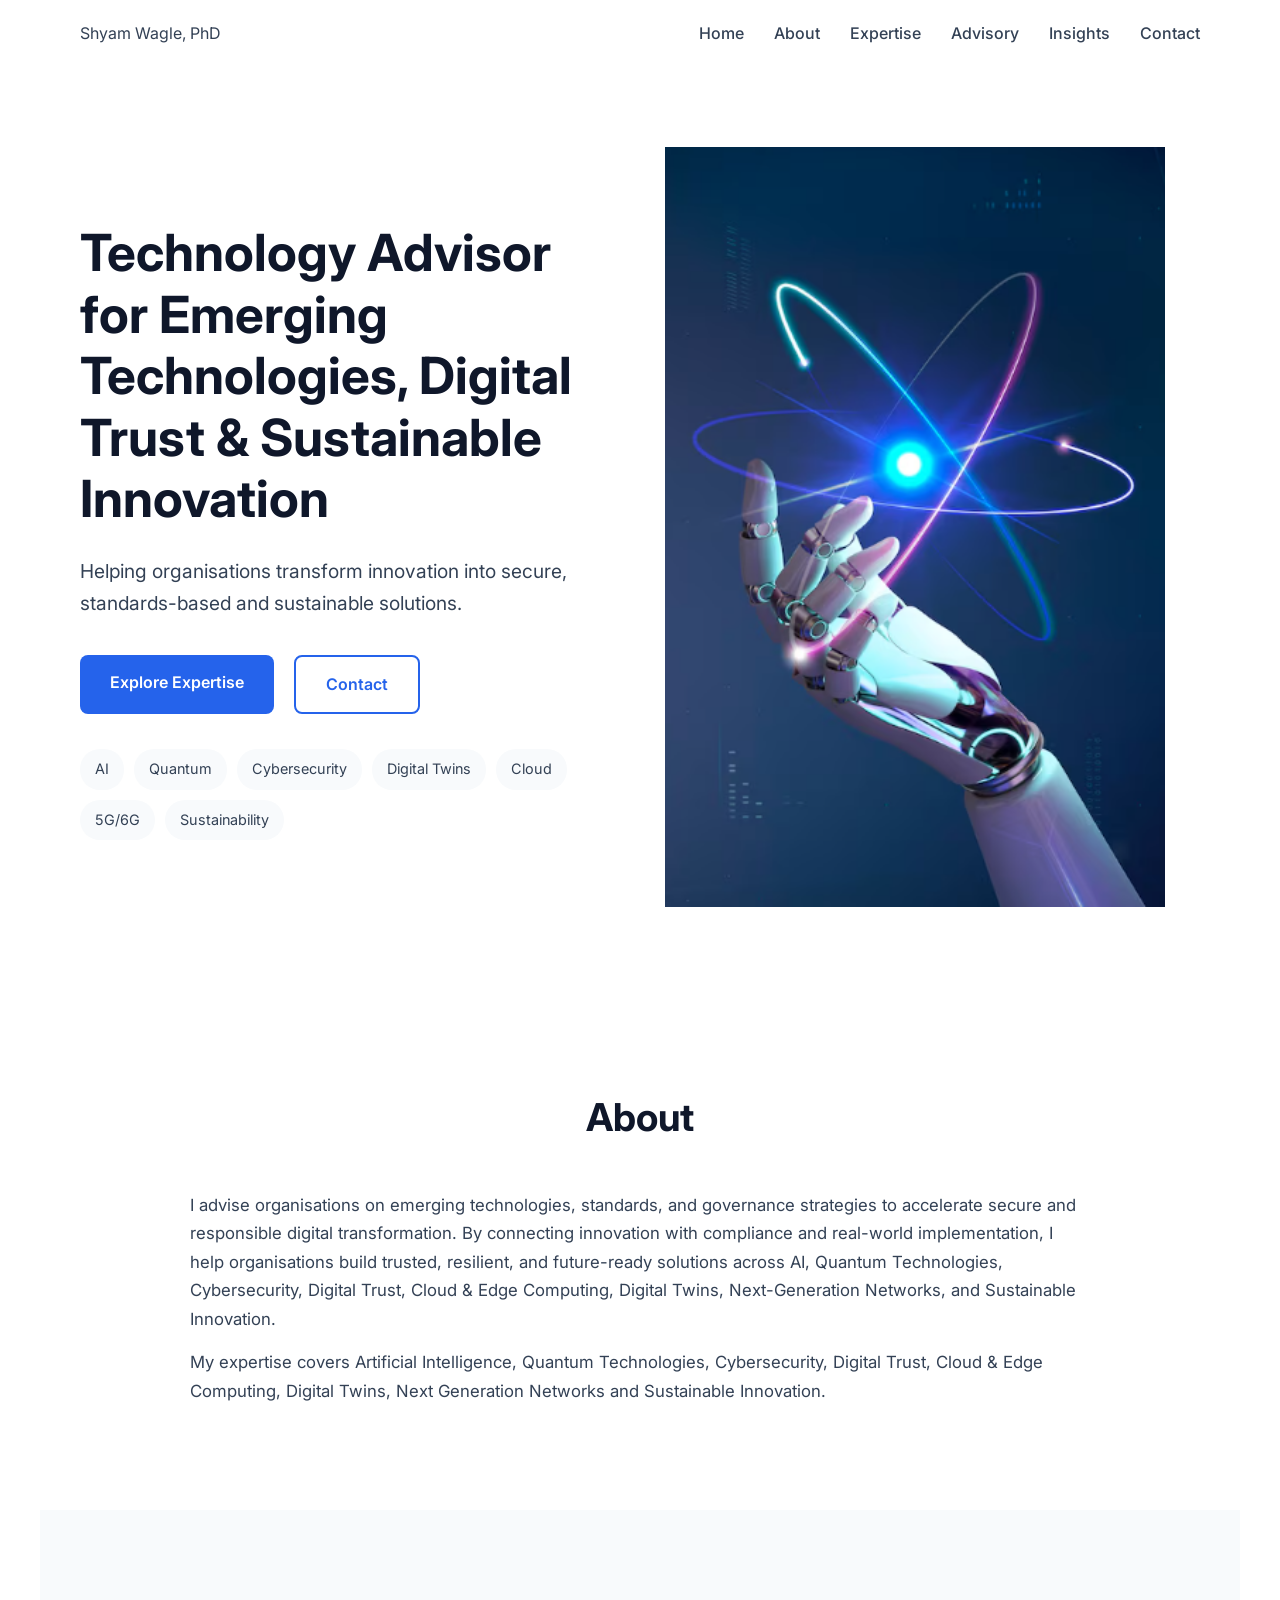
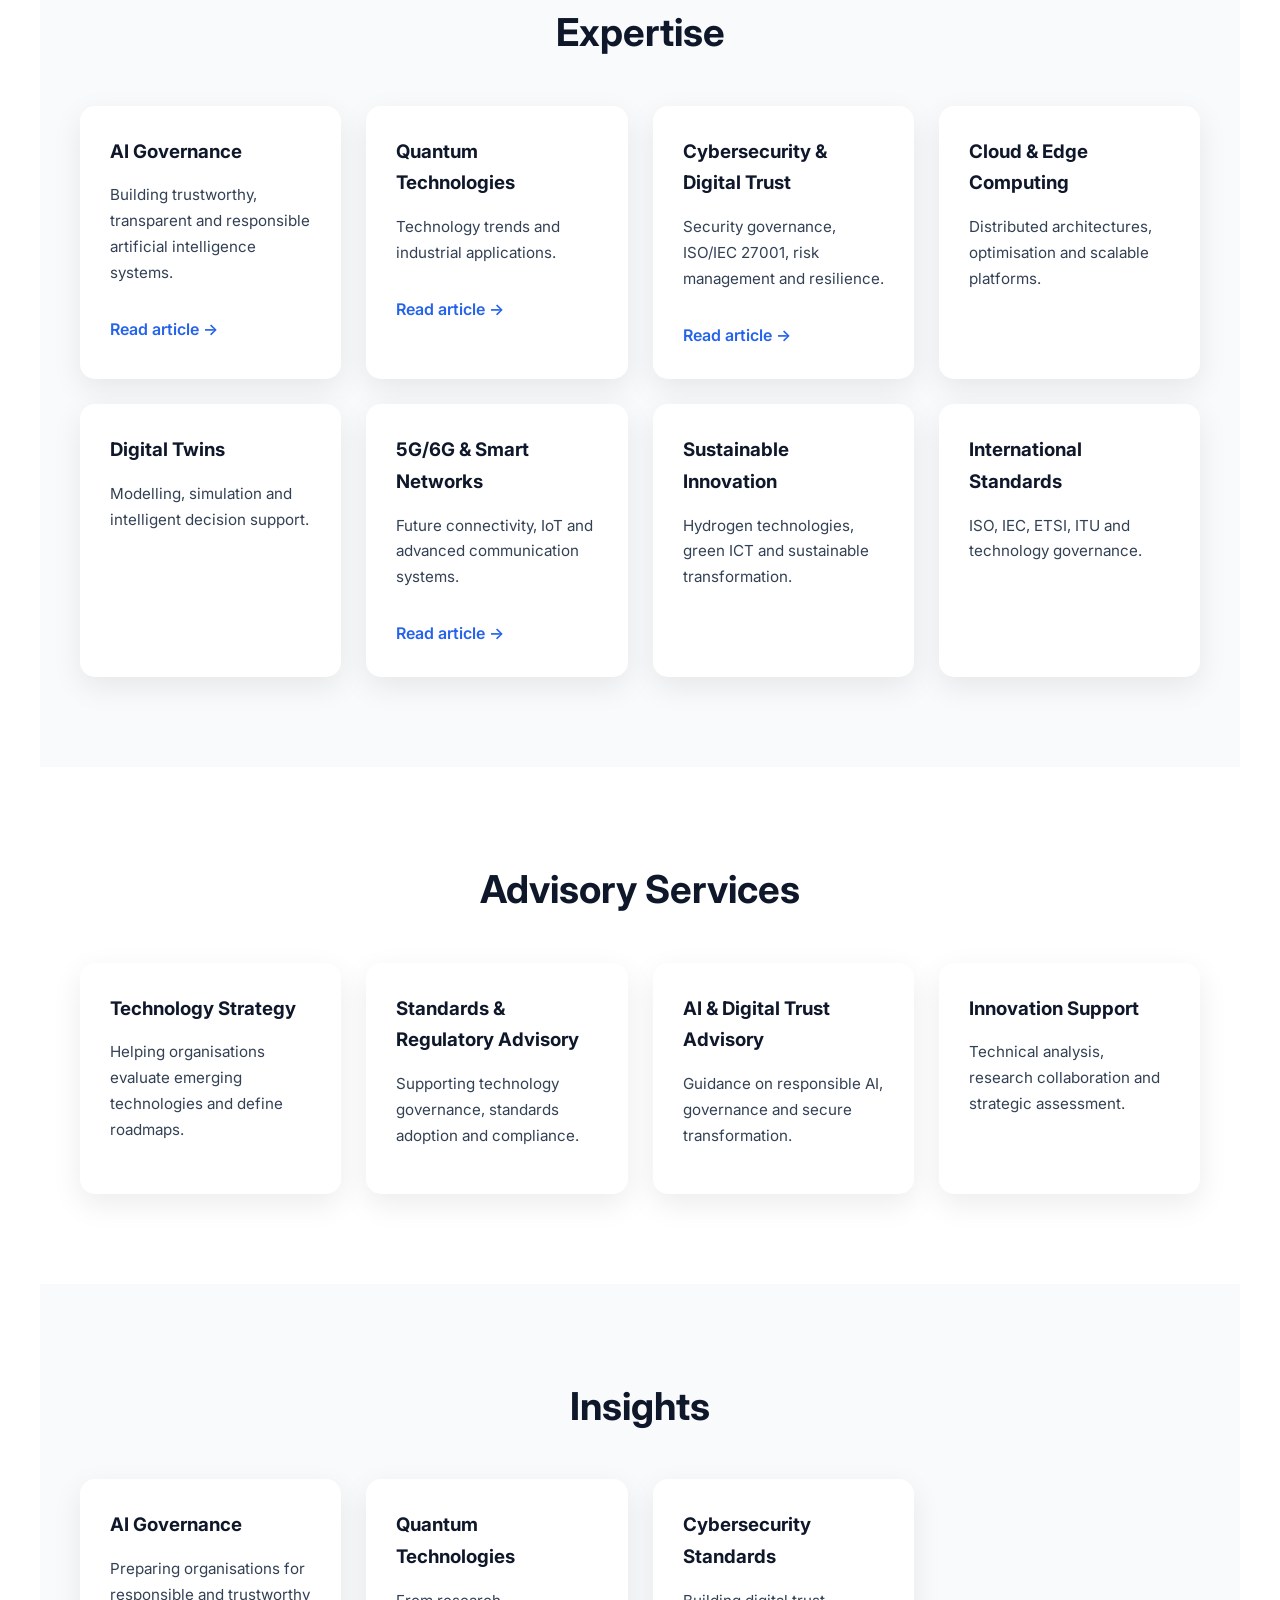
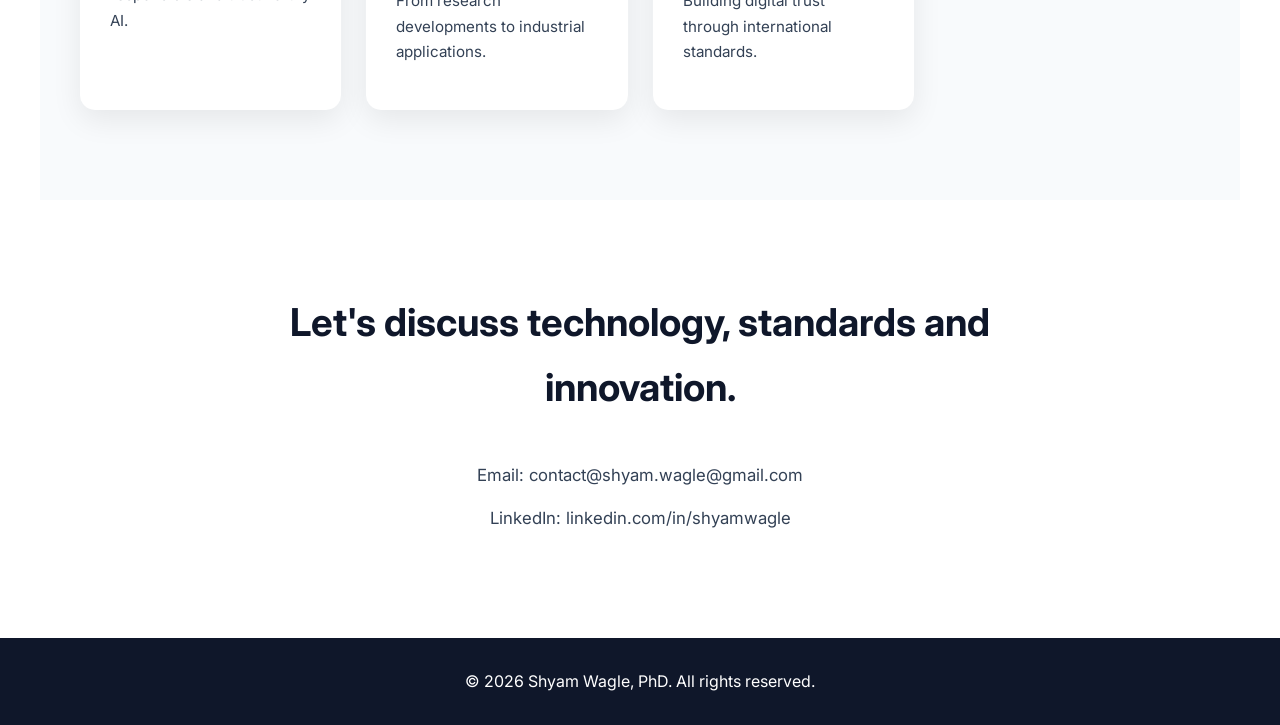
<file: index.html>
<!DOCTYPE html>

<html lang="en">

<head> <meta charset="UTF-8">

<meta name="viewport" content="width=device-width, initial-scale=1.0">

<title>
    Shyam Wagle, PhD | Technology Advisor for Emerging Technologies
</title>

<meta name="description"
    content="Shyam Wagle, PhD - Technology Advisor specialising in emerging technologies, digital trust, cybersecurity, AI governance, digital twins and sustainable innovation.">

<!-- Google Font -->
<link rel="preconnect" href="https://fonts.googleapis.com">
<link rel="preconnect" href="https://fonts.gstatic.com" crossorigin>

<link
    href="https://fonts.googleapis.com/css2?family=Inter:wght@300;400;500;600;700;800&display=swap"
    rel="stylesheet">


<!-- CSS -->
<link rel="stylesheet" href="css/style.css">

</head>

<body>

<!-- ========================= Navigation ========================= -->

<header>

<nav class="navbar">

<div class="logo"> Shyam Wagle, PhD </div>

<ul class="nav-links">

<li><a href="#home">Home</a></li>

<li><a href="#about">About</a></li>

<li><a href="#expertise">Expertise</a></li>

<li><a href="#services">Advisory</a></li>

<li><a href="#insights">Insights</a></li>

<li><a href="#contact">Contact</a></li>

</ul>

</nav>

</header>







<!-- ========================= Hero Section ========================= -->

<section id="home" class="hero">

<div class="hero-content">

<h1> Technology Advisor for Emerging Technologies, Digital Trust & Sustainable Innovation </h1>

<p> Helping organisations transform innovation into secure, standards-based and sustainable solutions. </p>

<div class="hero-buttons">

<a href="#expertise" class="btn primary"> Explore Expertise </a>

<a href="#contact" class="btn secondary"> Contact </a>

</div>




<div class="technology-tags">

<span>AI</span>
<span>Quantum</span>
<span>Cybersecurity</span>
<span>Digital Twins</span>
<span>Cloud</span>
<span>5G/6G</span>
<span>Sustainability</span>

</div>

</div>




<div class="hero-image">

<img src="images/hero-illustration.png" alt="Emerging technology illustration">

</div>

</section>







<!-- ========================= About ========================= -->

<section id="about" class="section">

<h2> About </h2>

<p>

I advise organisations on emerging technologies, standards, and governance strategies to accelerate secure and responsible digital transformation. By connecting innovation with compliance and real-world implementation, I help organisations build trusted, resilient, and future-ready solutions across AI, Quantum Technologies, Cybersecurity, Digital Trust, Cloud & Edge Computing, Digital Twins, Next-Generation Networks, and Sustainable Innovation.

</p>

<p>

My expertise covers Artificial Intelligence,
Quantum Technologies, Cybersecurity, Digital Trust,
Cloud & Edge Computing, Digital Twins,
Next Generation Networks and Sustainable Innovation.

</p>

</section>










<!-- ========================= Expertise ========================= -->

<section id="expertise" class="section">

<h2> Expertise </h2>

<div class="cards">

<div class="card">
    <h3>AI Governance</h3>

    <p>
        Building trustworthy, transparent and responsible
        artificial intelligence systems.
    </p>

    <a href="insights/ai-governance.html" class="read-more">
        Read article →
    </a>
</div>




<div class="card">

<h3> Quantum Technologies </h3>

<p> Technology trends and industrial applications. </p>

    <a href="insights/quantum-technologies.html" class="read-more">
        Read article →
    </a>

</div>




<div class="card">

<h3> Cybersecurity & Digital Trust </h3>

<p> Security governance, ISO/IEC 27001, risk management and resilience. </p>
  <a href="insights/cybersecurity-standards.html" class="read-more">
        Read article →
    </a>
    

</div>




<div class="card">

<h3> Cloud & Edge Computing </h3>

<p> Distributed architectures, optimisation and scalable platforms. </p>

</div>







<div class="card">

<h3> Digital Twins </h3>

<p> Modelling, simulation and intelligent decision support. </p>

</div>







<div class="card">

<h3> 5G/6G & Smart Networks </h3>

<p> Future connectivity, IoT and advanced communication systems. </p>

      <a href="insights/5G_6G-smartnetworks.html" class="read-more">
        Read article →
    </a>

</div>







<div class="card">

<h3> Sustainable Innovation </h3>

<p> Hydrogen technologies, green ICT and sustainable transformation. </p>

</div>







<div class="card">

<h3> International Standards </h3>

<p> ISO, IEC, ETSI, ITU and technology governance. </p>

</div>

</div>

</section>













<!-- ========================= Advisory Services ========================= -->

<section id="services" class="section">

<h2> Advisory Services </h2>




<div class="cards">

<div class="card">

<h3> Technology Strategy </h3>

<p> Helping organisations evaluate emerging technologies and define roadmaps. </p>

</div>




<div class="card">

<h3> Standards & Regulatory Advisory </h3>

<p> Supporting technology governance, standards adoption and compliance. </p>

</div>




<div class="card">

<h3> AI & Digital Trust Advisory </h3>

<p> Guidance on responsible AI, governance and secure transformation. </p>

</div>




<div class="card">

<h3> Innovation Support </h3>

<p> Technical analysis, research collaboration and strategic assessment. </p>

</div>

</div>

</section>










<!-- ========================= Insights ========================= -->

<section id="insights" class="section">

<h2> Insights </h2>

<div class="cards">

<div class="card">

<h3> AI Governance </h3>

<p> Preparing organisations for responsible and trustworthy AI. </p>

</div>




<div class="card">

<h3> Quantum Technologies </h3>

<p> From research developments to industrial applications. </p>

</div>




<div class="card">

<h3> Cybersecurity Standards </h3>

<p> Building digital trust through international standards. </p>

</div>




</div>

</section>













<!-- ========================= Contact ========================= -->

<section id="contact" class="section contact">

<h2> Let's discuss technology, standards and innovation. </h2>

<p> Email: contact@shyam.wagle@gmail.com </p>

<p> LinkedIn: linkedin.com/in/shyamwagle </p>

</section>










<footer>

<p> © 2026 Shyam Wagle, PhD. All rights reserved. </p>

</footer>







<script src="js/script.js"></script>

</body>

</html>
</file>
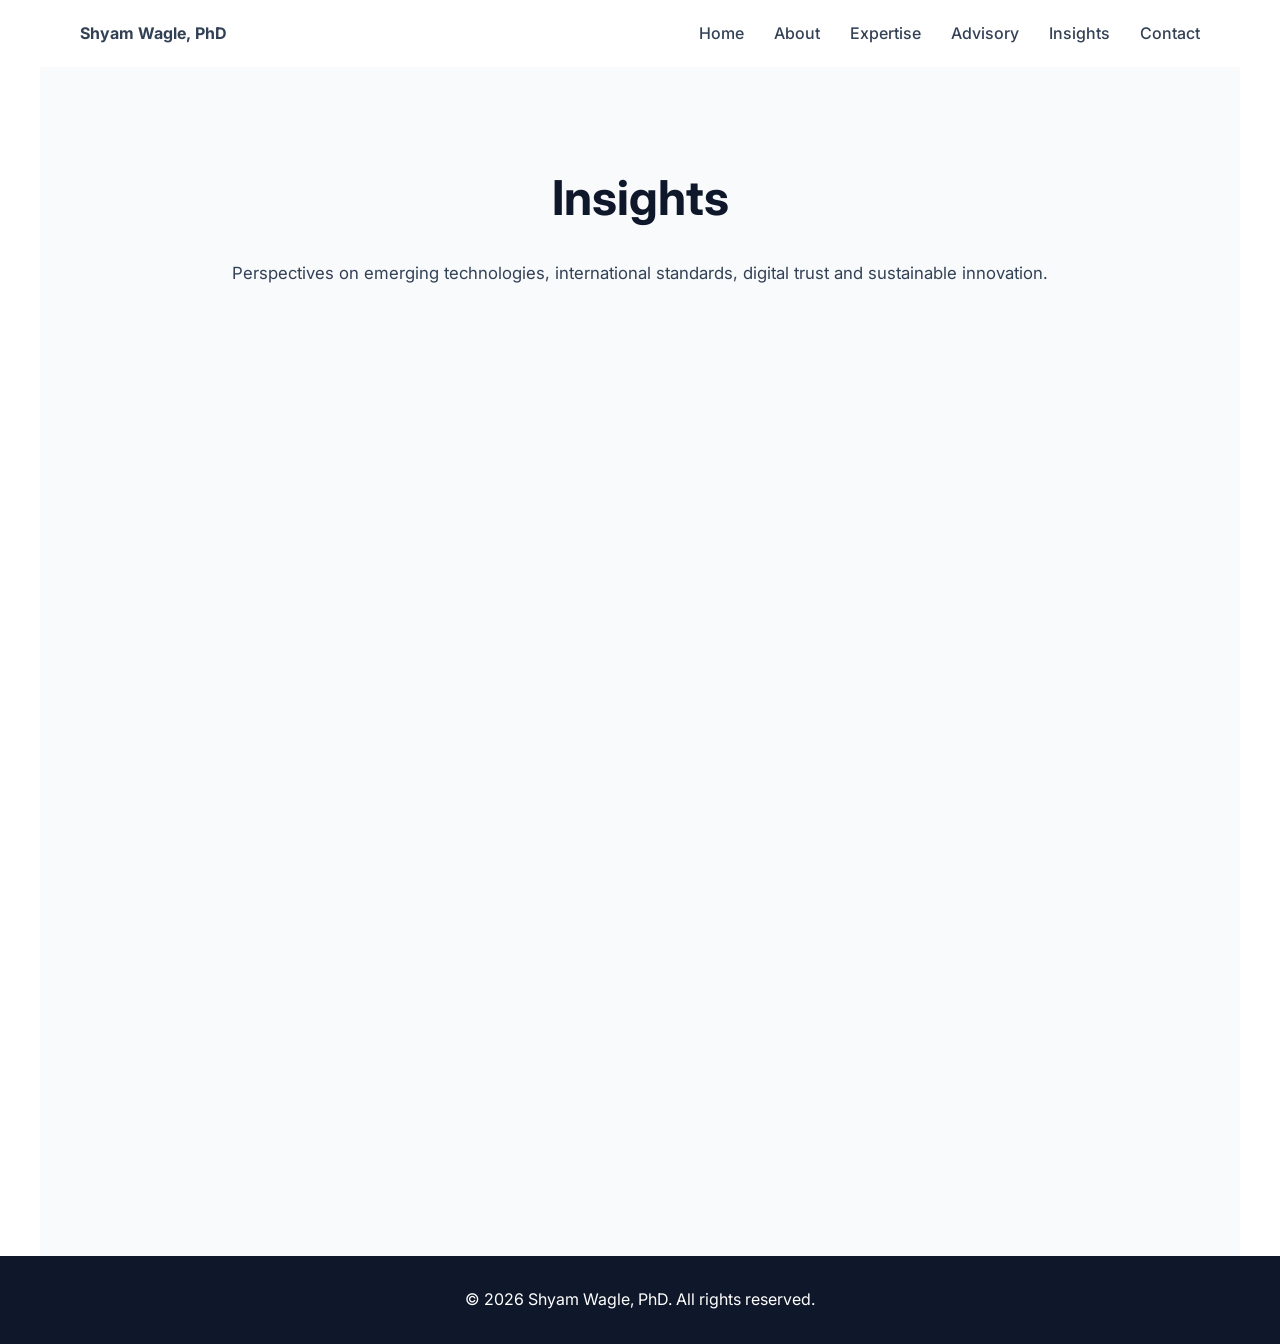
<file: insights/index.html>
<!DOCTYPE html>

<html lang="en">

<head>

<meta charset="UTF-8">

<meta name="viewport" content="width=device-width, initial-scale=1.0">

<title> Insights | Shyam Wagle, PhD </title>

<meta name="description" content="Insights on emerging technologies, artificial intelligence, cybersecurity, digital trust, standards and sustainable innovation.">

<link rel="stylesheet" href="../css/style.css">

<link rel="preconnect" href="https://fonts.googleapis.com">

<link rel="preconnect" href="https://fonts.gstatic.com" crossorigin>

<link href="https://fonts.googleapis.com/css2?family=Inter:wght@300;400;500;600;700;800&display=swap" rel="stylesheet">

</head>

<body>

<header>

<nav class="navbar">

<div class="logo"> <a href="../index.html"> Shyam Wagle, PhD </a> </div>




<ul class="nav-links">

<li><a href="../index.html">Home</a></li>

<li><a href="../index.html#about">About</a></li>

<li><a href="../index.html#expertise">Expertise</a></li>

<li><a href="../index.html#services">Advisory</a></li>

<li><a href="index.html">Insights</a></li>

<li><a href="../index.html#contact">Contact</a></li>

</ul>

</nav>

</header>







<section class="section">

<h1 class="page-title"> Insights </h1>

<p class="intro-text">

Perspectives on emerging technologies,
international standards, digital trust and
sustainable innovation.

</p>




<div class="cards">




<div class="card">

<h3> AI Governance </h3>

<p> Understanding responsible AI, governance frameworks and emerging standards. </p>

<a href="ai-governance.html"> Read article → </a>

</div>







<div class="card">

<h3> Quantum Technologies </h3>

<p> Exploring quantum computing, innovation trends and future opportunities. </p>

<a href="quantum-technologies.html"> Read article → </a>

</div>







<div class="card">

<h3> Cybersecurity & Digital Trust </h3>

<p> Building secure and trusted digital ecosystems. </p>

<a href="cybersecurity-standards.html"> Read article → </a>

</div>







<div class="card">

<h3> Digital Twins </h3>

<p> Connecting physical and digital worlds through intelligent models. </p>

<a href="digital-twins.html"> Read article → </a>

</div>







<div class="card">

<h3> Hydrogen Technologies </h3>

<p> Standards and innovation supporting clean energy transition. </p>

<a href="hydrogen-technologies.html"> Read article → </a>

</div>







<div class="card">

<h3> Sustainability </h3>

<p> Technology approaches supporting sustainable transformation. </p>

<a href="sustainability.html"> Read article → </a>

</div>







<div class="card">

<h3> Standards & Compliance </h3>

<p> How international standards and regulations enable trusted innovation. </p>

<a href="standards-compliance.html"> Read article → </a>

</div>

  <div class="card">

<h3> 5G/6G and Smart Networks </h3>

<p> How 5G/6G Technologies Will Transform Society? </p>

<a href="5G_6G-smartnetworks.html"> Read article → </a>

</div>






<div class="card">

<h3> Technology Strategy </h3>

<p> Aligning emerging technologies with organisational objectives. </p>

<a href="technology-strategy.html"> Read article → </a>

</div>




</div>

</section>







<footer>

<p> © 2026 Shyam Wagle, PhD. All rights reserved. </p>

</footer>




</body>

</html>
</file>
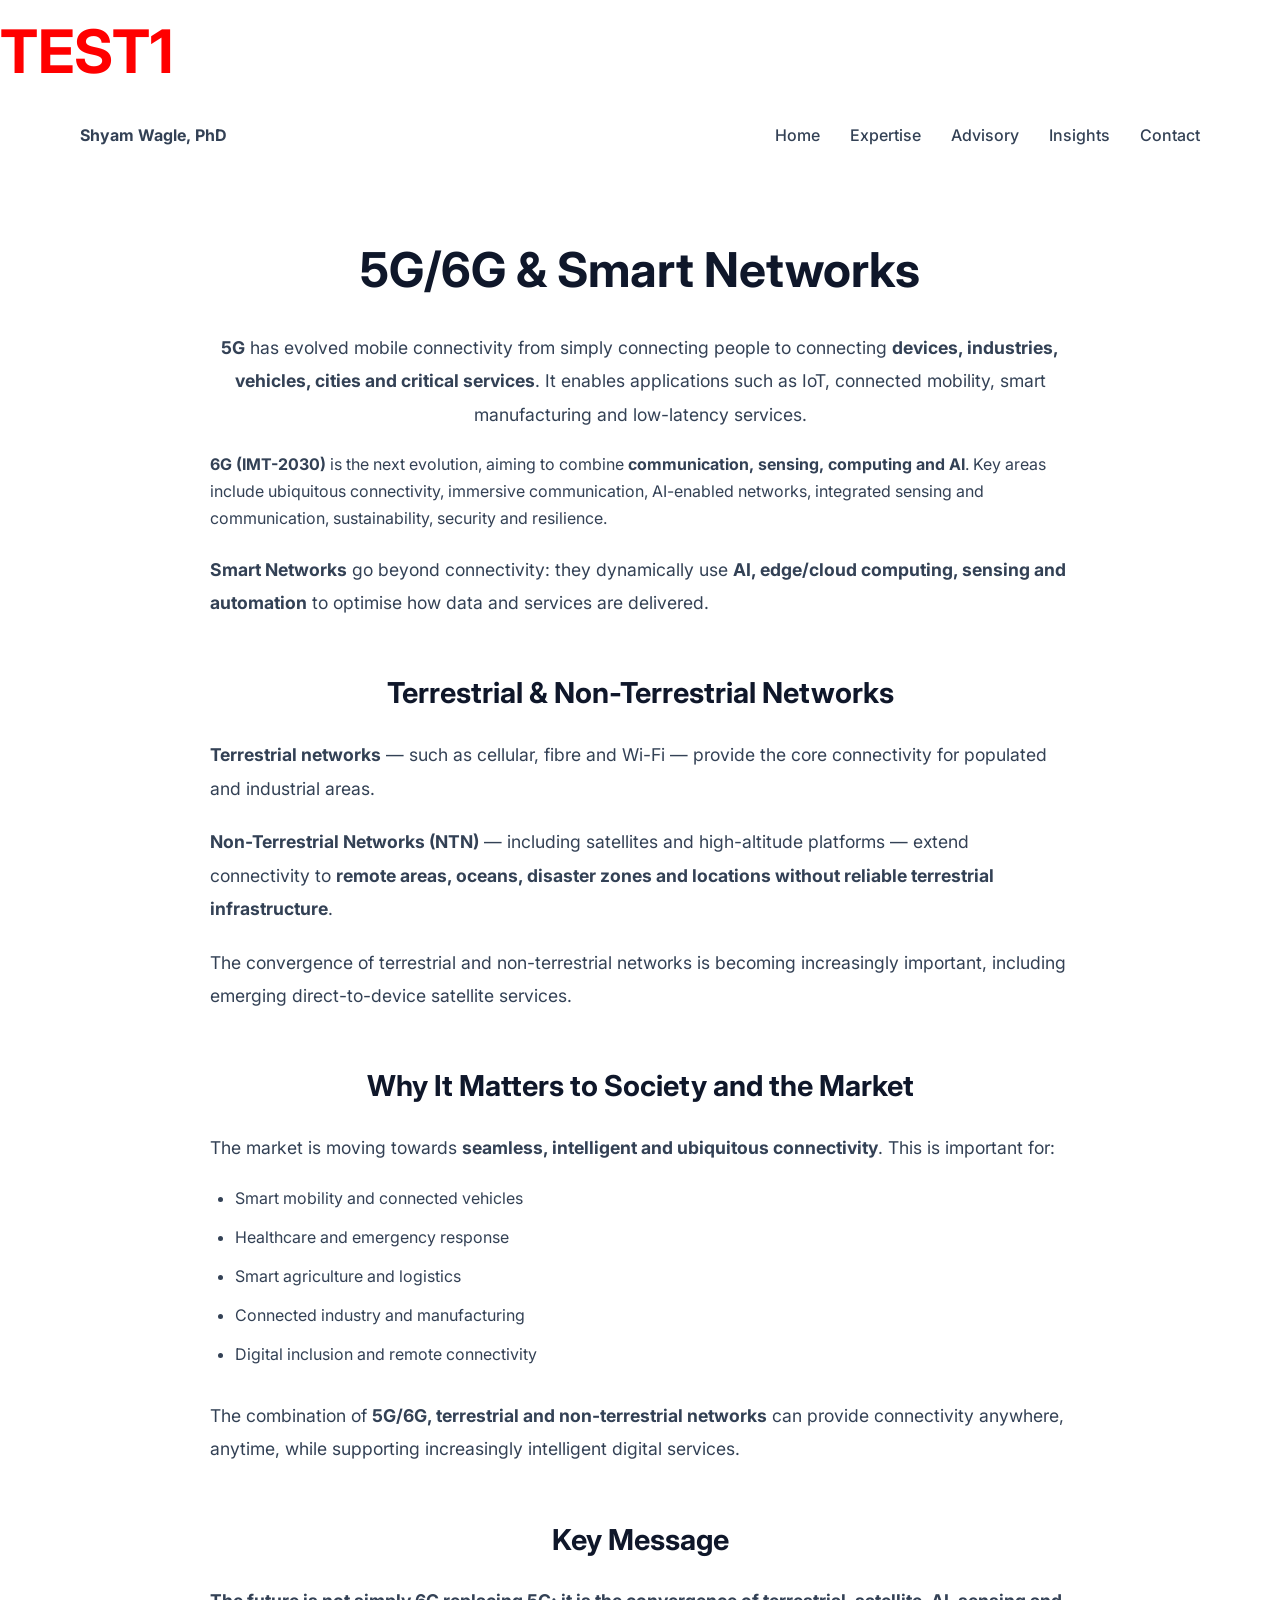
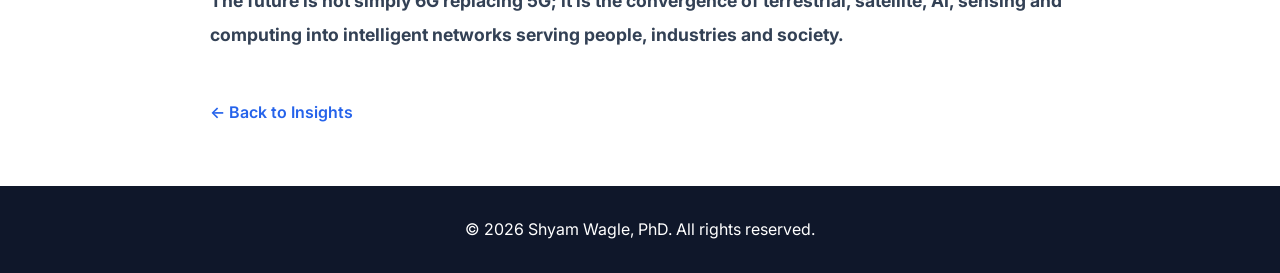
<file: insights/5G_6G-smartnetworks.html>
<!DOCTYPE html>

<html lang="en">

<head>

<meta charset="UTF-8">

<meta name="viewport" content="width=device-width, initial-scale=1.0">

<title> 5G/6G &amp; Smart Networks | Shyam Wagle, PhD </title>

<meta name="description" content="Insights on AI Governance, trustworthy artificial intelligence, standards, compliance and responsible AI adoption.">

<link rel="stylesheet" href="../css/style.css">

<link rel="preconnect" href="https://fonts.googleapis.com">

<link rel="preconnect" href="https://fonts.gstatic.com" crossorigin>

<link href="https://fonts.googleapis.com/css2?family=Inter:wght@300;400;500;600;700;800&display=swap" rel="stylesheet">

</head>

<h1 style="color:red; font-size:60px;">
TEST1
</h1>


<body>

<header>

<nav class="navbar">

<div class="logo">

<a href="../index.html"> Shyam Wagle, PhD </a>

</div>

<ul class="nav-links">

<li><a href="../index.html">Home</a></li>

<li><a href="../index.html#expertise">Expertise</a></li>

<li><a href="../index.html#services">Advisory</a></li>

<li><a href="index.html">Insights</a></li>

<li><a href="../index.html#contact">Contact</a></li>

</ul>

</nav>

</header>







<section class="section article">

<h1 class="page-title"> 5G/6G &amp; Smart Networks </h1>

<p class="intro-text">

<strong>5G</strong> has evolved mobile connectivity from simply connecting
    people to connecting <strong>devices, industries, vehicles, cities and
    critical services</strong>. It enables applications such as IoT,
    connected mobility, smart manufacturing and low-latency services.

</p>



 <strong>6G (IMT-2030)</strong> is the next evolution, aiming to combine
    <strong>communication, sensing, computing and AI</strong>. Key areas
    include ubiquitous connectivity, immersive communication, AI-enabled
    networks, integrated sensing and communication, sustainability,
    security and resilience.
</p>

<p>
    <strong>Smart Networks</strong> go beyond connectivity: they dynamically
    use <strong>AI, edge/cloud computing, sensing and automation</strong>
    to optimise how data and services are delivered.
</p>


<h2>Terrestrial &amp; Non-Terrestrial Networks</h2>

<p>
    <strong>Terrestrial networks</strong> — such as cellular, fibre and
    Wi-Fi — provide the core connectivity for populated and industrial areas.
</p>

<p>
    <strong>Non-Terrestrial Networks (NTN)</strong> — including satellites
    and high-altitude platforms — extend connectivity to
    <strong>remote areas, oceans, disaster zones and locations without
    reliable terrestrial infrastructure</strong>.
</p>

<p>
    The convergence of terrestrial and non-terrestrial networks is becoming
    increasingly important, including emerging direct-to-device satellite
    services.
</p>


<h2>Why It Matters to Society and the Market</h2>

<p>
    The market is moving towards <strong>seamless, intelligent and ubiquitous
    connectivity</strong>. This is important for:
</p>

<ul>
    <li>Smart mobility and connected vehicles</li>
    <li>Healthcare and emergency response</li>
    <li>Smart agriculture and logistics</li>
    <li>Connected industry and manufacturing</li>
    <li>Digital inclusion and remote connectivity</li>
</ul>

<p>
    The combination of <strong>5G/6G, terrestrial and non-terrestrial
    networks</strong> can provide connectivity anywhere, anytime, while
    supporting increasingly intelligent digital services.
</p>


<h2>Key Message</h2>

<p>
    <strong>
        The future is not simply 6G replacing 5G; it is the convergence of
        terrestrial, satellite, AI, sensing and computing into intelligent
        networks serving people, industries and society.
    </strong>
</p>




<br>

<a href="index.html"> ← Back to Insights </a>

</section>







<footer>

<p> © 2026 Shyam Wagle, PhD. All rights reserved. </p>

</footer>




</body>

</html>
</file>
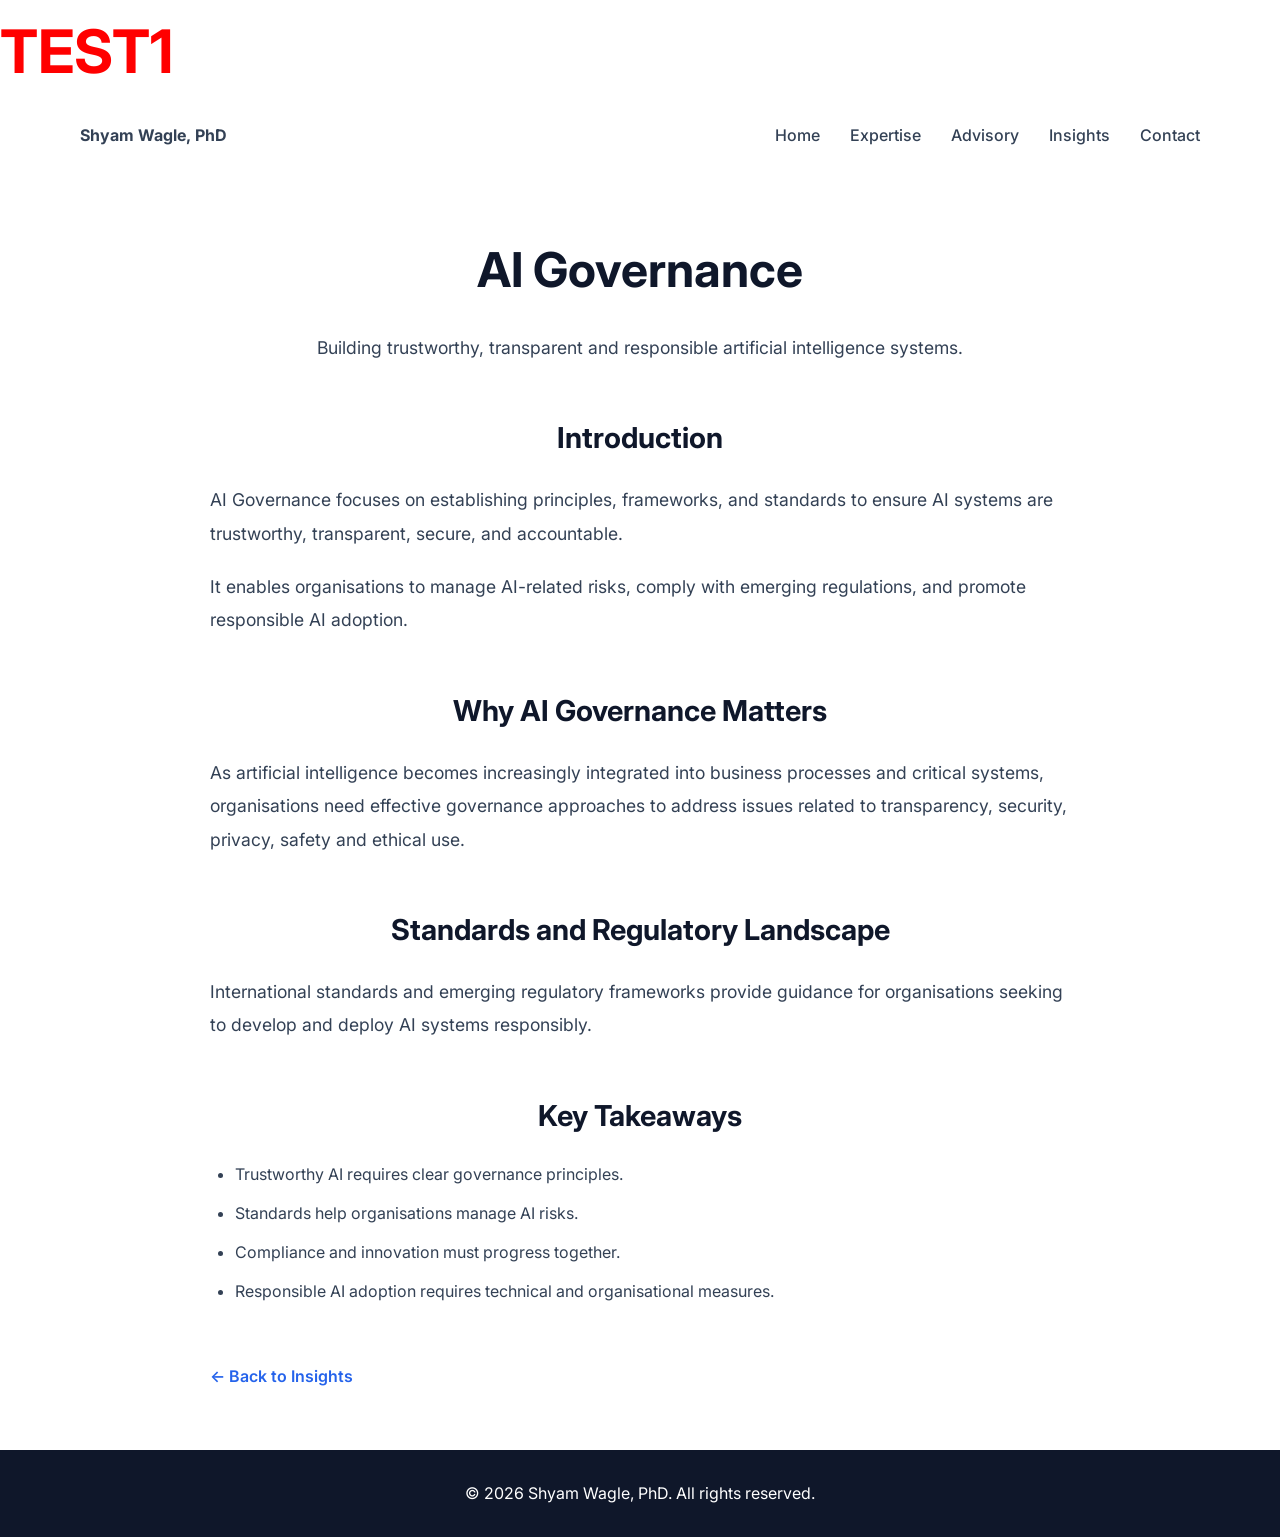
<file: insights/ai-governance.html>
<!DOCTYPE html>

<html lang="en">

<head>

<meta charset="UTF-8">

<meta name="viewport" content="width=device-width, initial-scale=1.0">

<title> AI Governance | Shyam Wagle, PhD </title>

<meta name="description" content="Insights on AI Governance, trustworthy artificial intelligence, standards, compliance and responsible AI adoption.">

<link rel="stylesheet" href="../css/style.css">

<link rel="preconnect" href="https://fonts.googleapis.com">

<link rel="preconnect" href="https://fonts.gstatic.com" crossorigin>

<link href="https://fonts.googleapis.com/css2?family=Inter:wght@300;400;500;600;700;800&display=swap" rel="stylesheet">

</head>

<h1 style="color:red; font-size:60px;">
TEST1
</h1>


<body>

<header>

<nav class="navbar">

<div class="logo">

<a href="../index.html"> Shyam Wagle, PhD </a>

</div>

<ul class="nav-links">

<li><a href="../index.html">Home</a></li>

<li><a href="../index.html#expertise">Expertise</a></li>

<li><a href="../index.html#services">Advisory</a></li>

<li><a href="index.html">Insights</a></li>

<li><a href="../index.html#contact">Contact</a></li>

</ul>

</nav>

</header>







<section class="section article">

<h1 class="page-title"> AI Governance </h1>

<p class="intro-text">

Building trustworthy, transparent and responsible
artificial intelligence systems.

</p>




<h2> Introduction </h2>

<p>

AI Governance focuses on establishing principles,
frameworks, and standards to ensure AI systems are
trustworthy, transparent, secure, and accountable.

</p>

<p>

It enables organisations to manage AI-related risks,
comply with emerging regulations, and promote
responsible AI adoption.

</p>







<h2> Why AI Governance Matters </h2>

<p>

As artificial intelligence becomes increasingly integrated
into business processes and critical systems, organisations
need effective governance approaches to address issues
related to transparency, security, privacy, safety and
ethical use.

</p>




<h2> Standards and Regulatory Landscape </h2>

<p>

International standards and emerging regulatory
frameworks provide guidance for organisations seeking
to develop and deploy AI systems responsibly.

</p>




<h2> Key Takeaways </h2>

<ul>

<li> Trustworthy AI requires clear governance principles. </li>

<li> Standards help organisations manage AI risks. </li>

<li> Compliance and innovation must progress together. </li>

<li> Responsible AI adoption requires technical and organisational measures. </li>

</ul>




<br>

<a href="index.html"> ← Back to Insights </a>

</section>







<footer>

<p> © 2026 Shyam Wagle, PhD. All rights reserved. </p>

</footer>




</body>

</html>
</file>
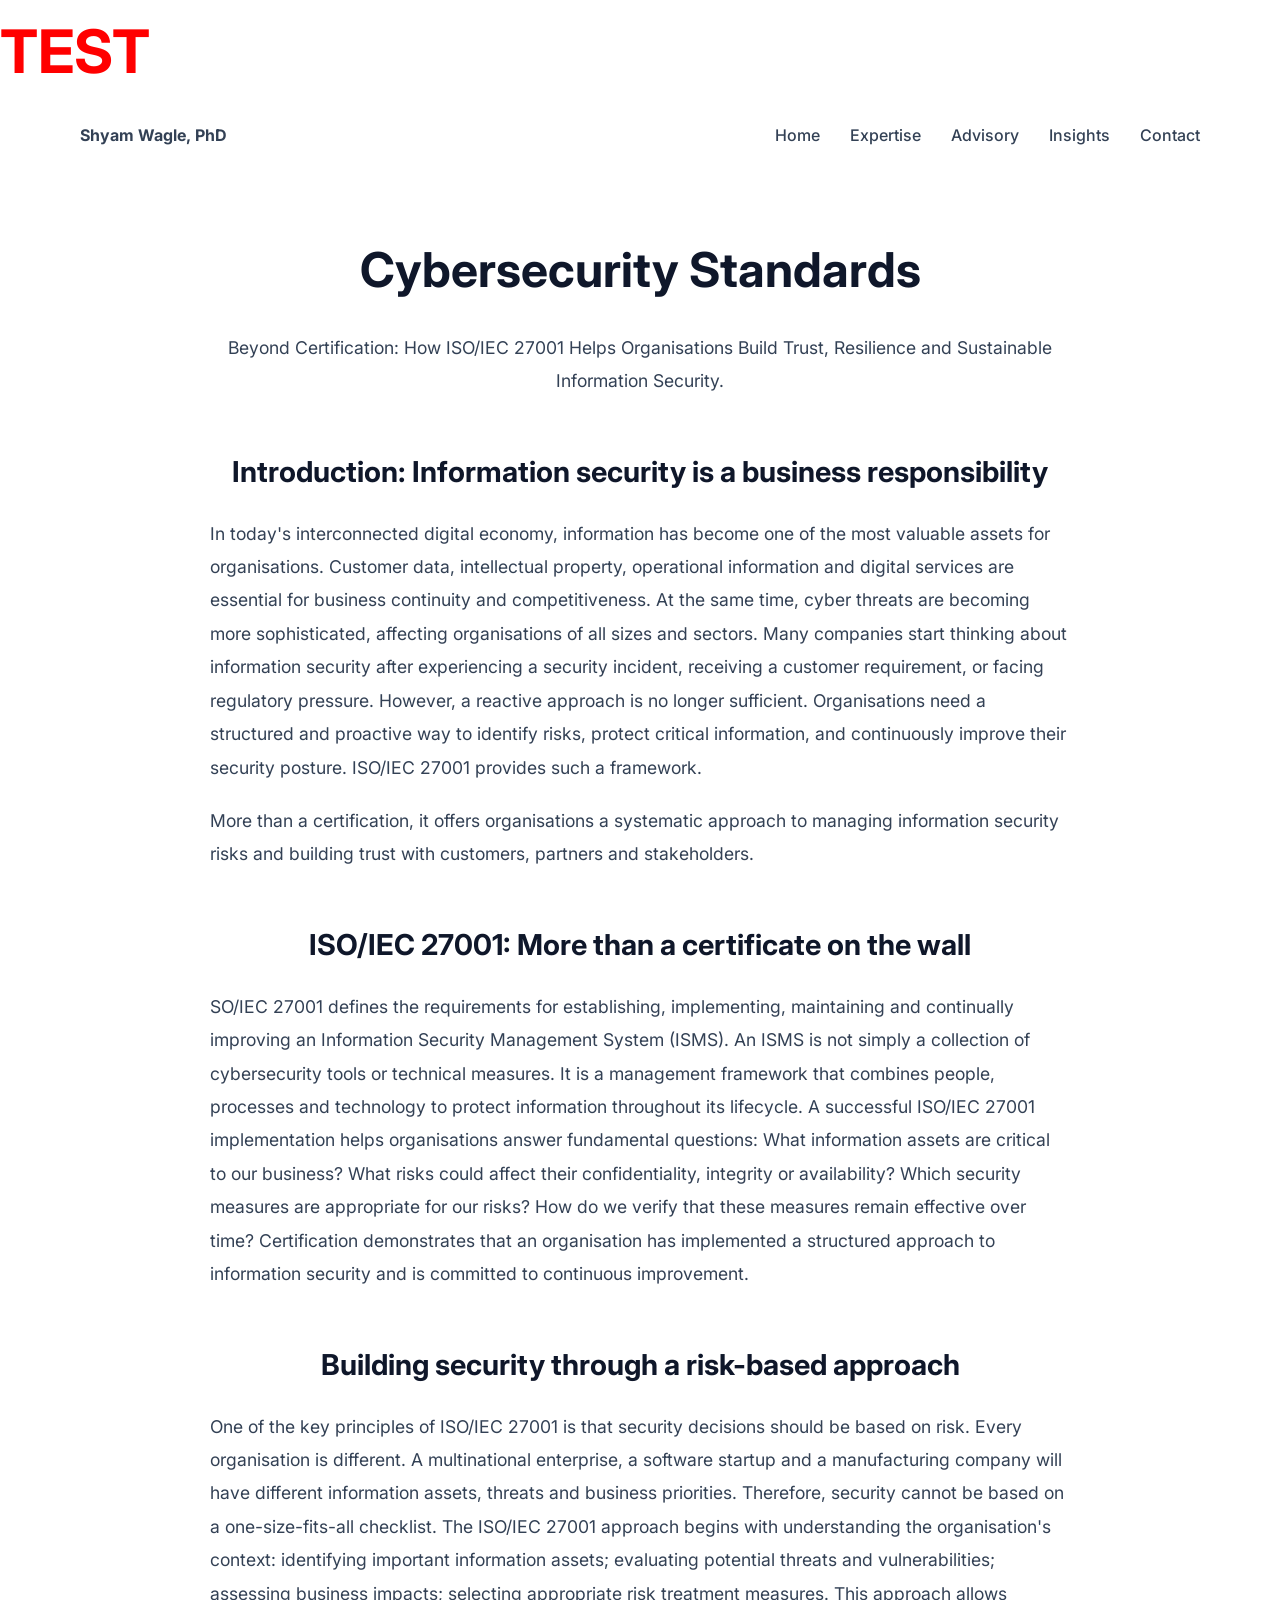
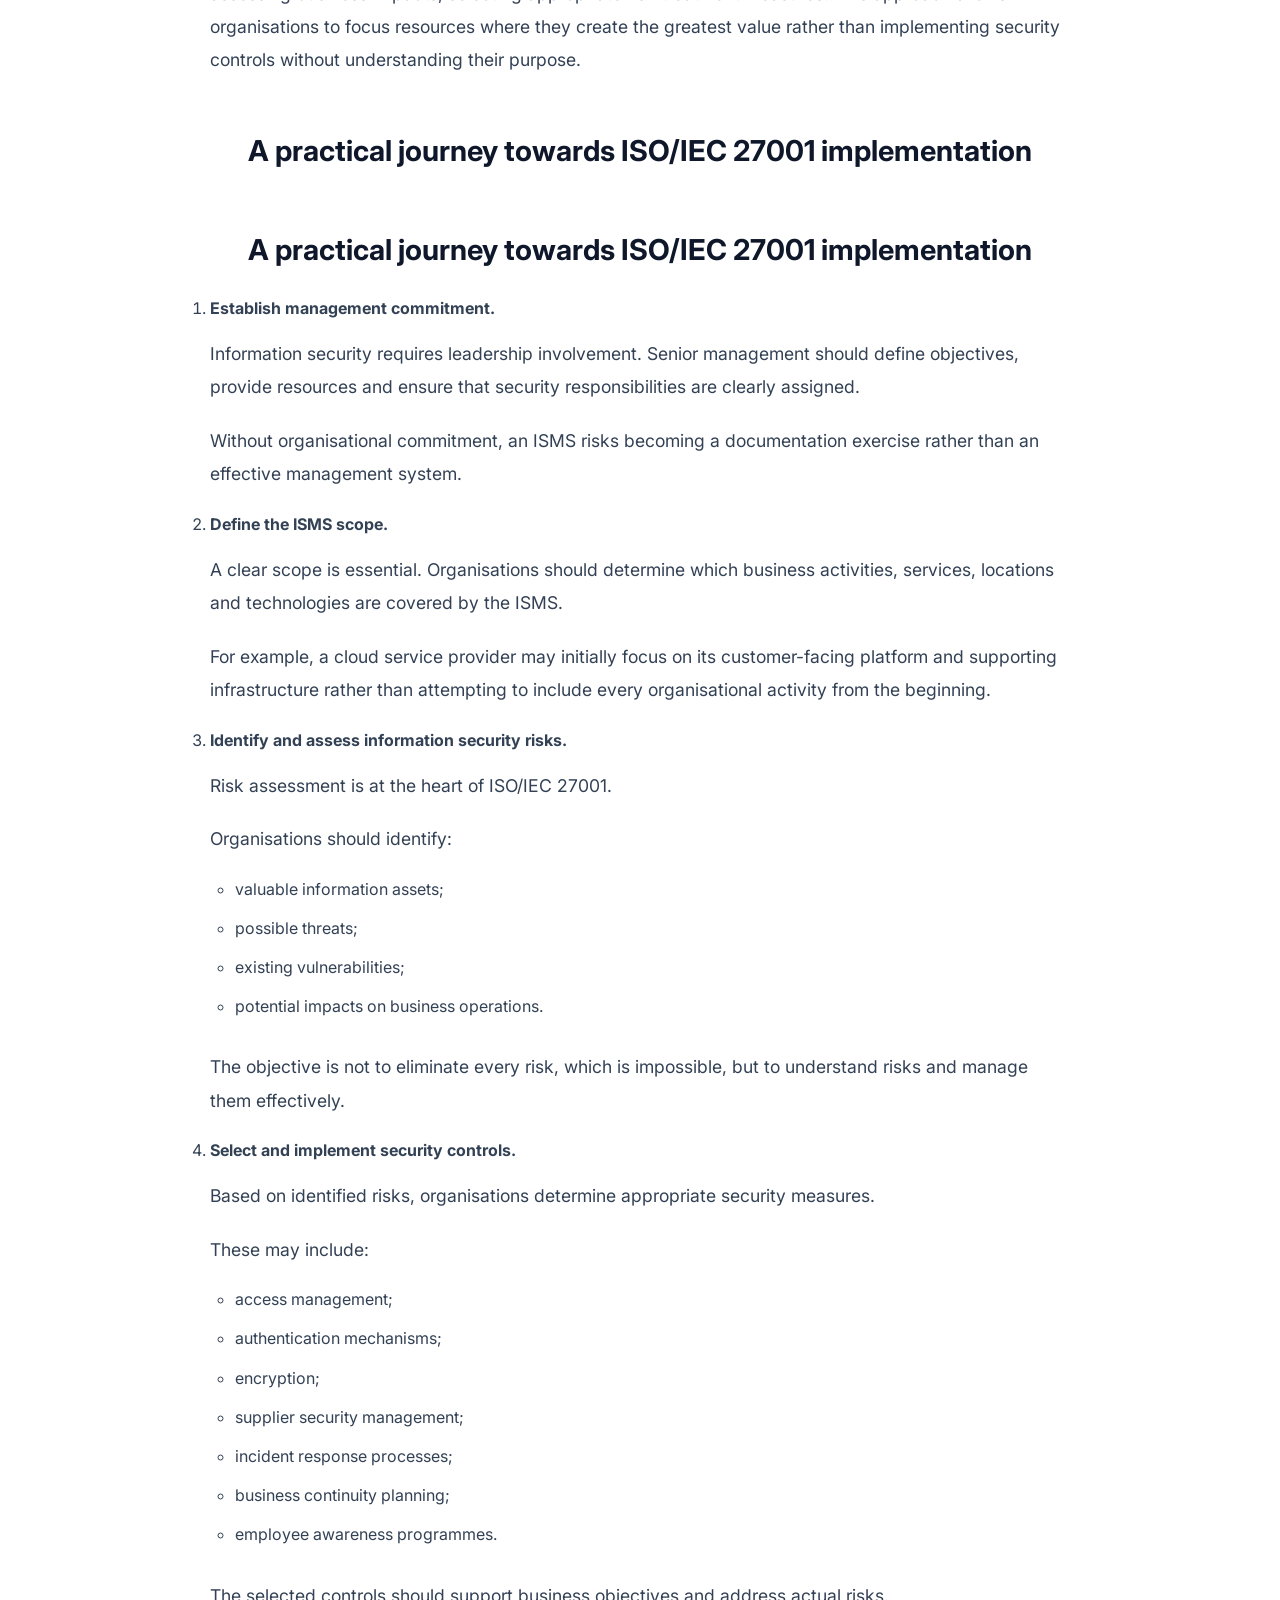
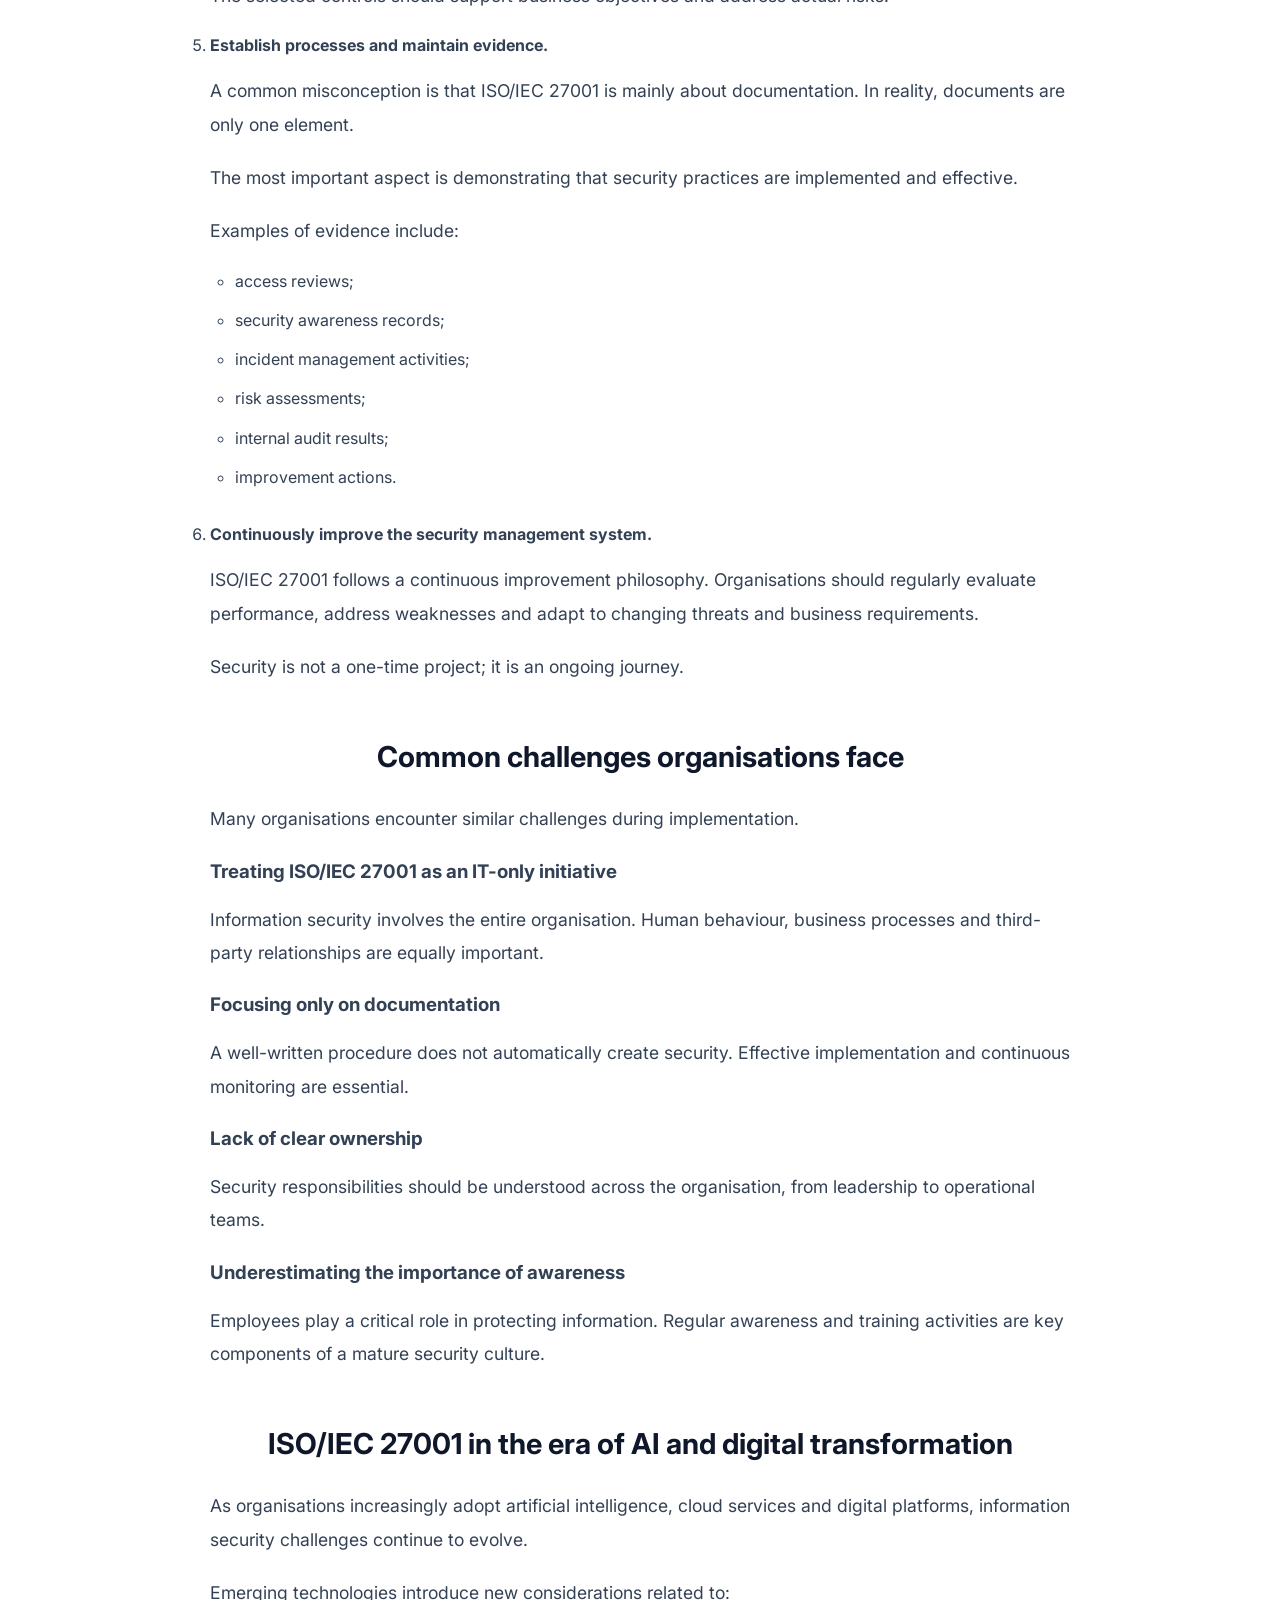
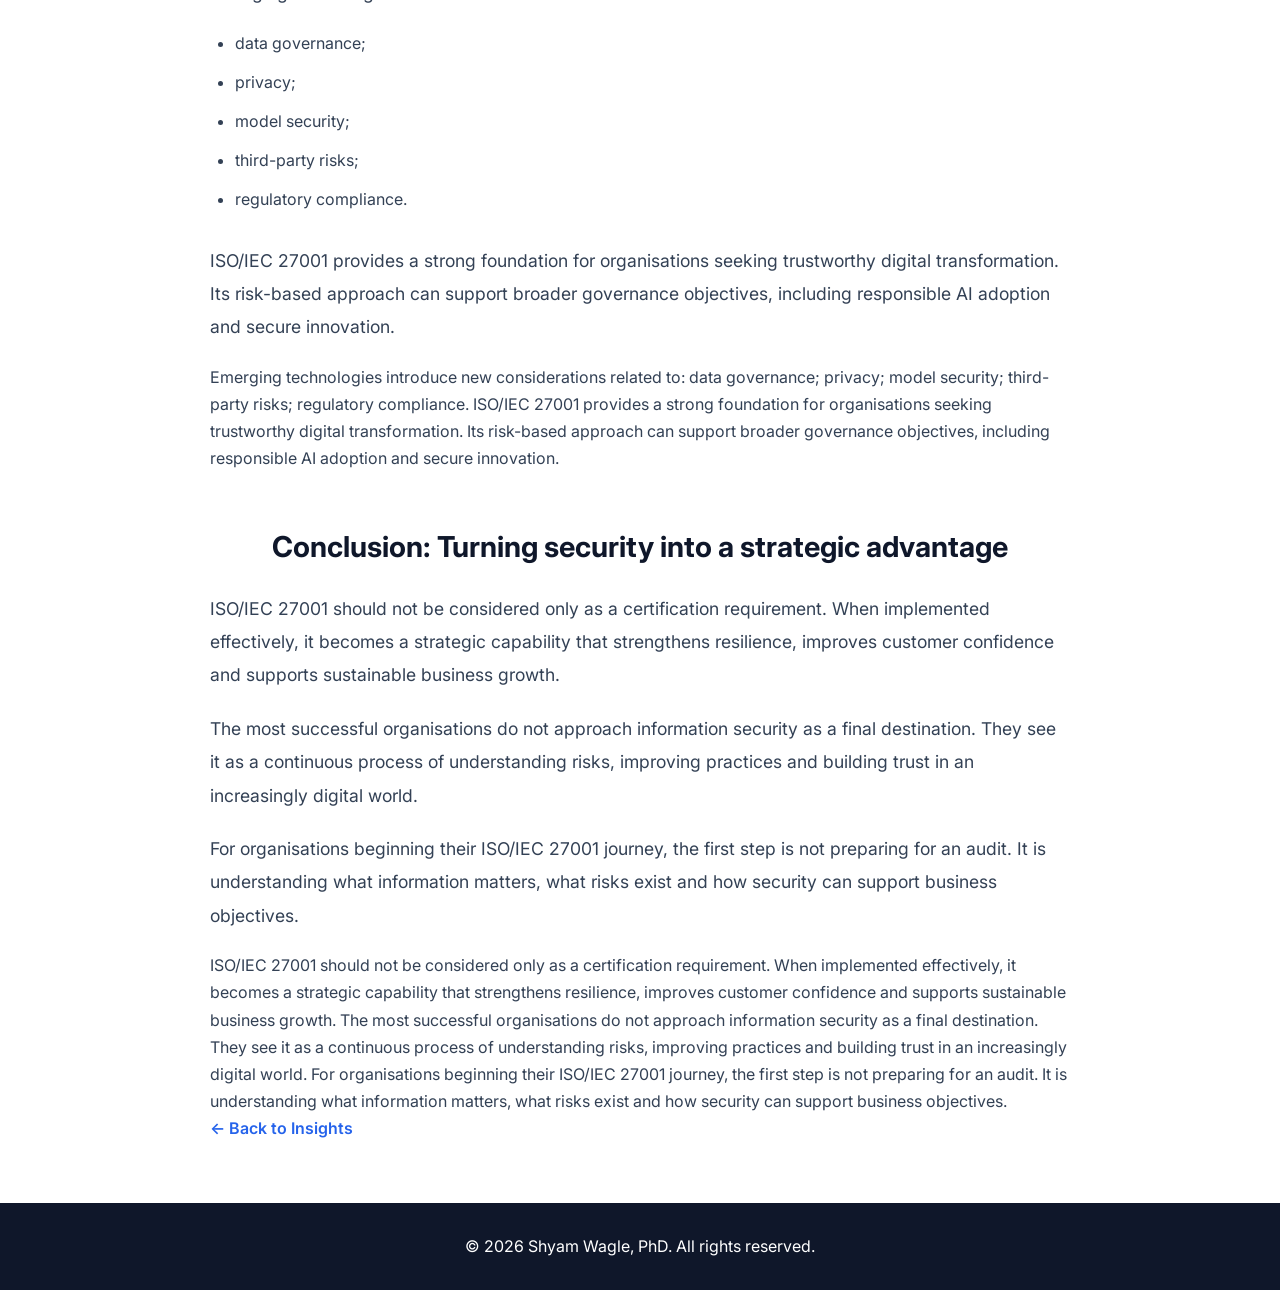
<file: insights/cybersecurity-standards.html>
<!DOCTYPE html>

<html lang="en">

<head>

<meta charset="UTF-8">

<meta name="viewport" content="width=device-width, initial-scale=1.0">

<title> Cybersecurity | Shyam Wagle, PhD </title>

<meta name="description" content="Insights on Cybersecurity and Information mangagement systems.">

<link rel="stylesheet" href="../css/style.css">

<link rel="preconnect" href="https://fonts.googleapis.com">

<link rel="preconnect" href="https://fonts.gstatic.com" crossorigin>

<link href="https://fonts.googleapis.com/css2?family=Inter:wght@300;400;500;600;700;800&display=swap" rel="stylesheet">

</head>

<body>

<h1 style="color:red; font-size:60px;">
TEST
</h1>

<header>

<nav class="navbar">

<div class="logo">

<a href="../index.html"> Shyam Wagle, PhD </a>

</div>

<ul class="nav-links">

<li><a href="../index.html">Home</a></li>

<li><a href="../index.html#expertise">Expertise</a></li>

<li><a href="../index.html#services">Advisory</a></li>

<li><a href="index.html">Insights</a></li>

<li><a href="../index.html#contact">Contact</a></li>

</ul>

</nav>

</header>







<section class="section article">

<h1 class="page-title"> Cybersecurity Standards </h1>

<p class="intro-text">

Beyond Certification: How ISO/IEC 27001 Helps Organisations Build Trust, Resilience and Sustainable Information Security.

</p>




<h2> Introduction: Information security is a business responsibility </h2>

<p>

In today's interconnected digital economy, information has become one of the most valuable assets for organisations. Customer data, intellectual property, operational information and digital services are essential for business continuity and competitiveness. At the same time, cyber threats are becoming more sophisticated, affecting organisations of all sizes and sectors.

Many companies start thinking about information security after experiencing a security incident, receiving a customer requirement, or facing regulatory pressure. However, a reactive approach is no longer sufficient. Organisations need a structured and proactive way to identify risks, protect critical information, and continuously improve their security posture.

ISO/IEC 27001 provides such a framework. 
</p>

<p>

More than a certification, it offers organisations a systematic approach to managing information security risks and building trust with customers, partners and stakeholders.


</p>







<h2> ISO/IEC 27001: More than a certificate on the wall </h2>

<p>

SO/IEC 27001 defines the requirements for establishing, implementing, maintaining and continually improving an Information Security Management System (ISMS).

An ISMS is not simply a collection of cybersecurity tools or technical measures. It is a management framework that combines people, processes and technology to protect information throughout its lifecycle.

A successful ISO/IEC 27001 implementation helps organisations answer fundamental questions:

What information assets are critical to our business?
What risks could affect their confidentiality, integrity or availability?
Which security measures are appropriate for our risks?
How do we verify that these measures remain effective over time?

Certification demonstrates that an organisation has implemented a structured approach to information security and is committed to continuous improvement.

</p>




<h2> Building security through a risk-based approach </h2>

<p>

One of the key principles of ISO/IEC 27001 is that security decisions should be based on risk.

Every organisation is different. A multinational enterprise, a software startup and a manufacturing company will have different information assets, threats and business priorities. Therefore, security cannot be based on a one-size-fits-all checklist.

The ISO/IEC 27001 approach begins with understanding the organisation's context:

identifying important information assets;
evaluating potential threats and vulnerabilities;
assessing business impacts;
selecting appropriate risk treatment measures.

This approach allows organisations to focus resources where they create the greatest value rather than implementing security controls without understanding their purpose.

</p>




<h2> A practical journey towards ISO/IEC 27001 implementation </h2>

<h2> A practical journey towards ISO/IEC 27001 implementation </h2>

<ol>

<li>
    <strong>Establish management commitment.</strong>

    <p>
        Information security requires leadership involvement. Senior management
        should define objectives, provide resources and ensure that security
        responsibilities are clearly assigned.
    </p>

    <p>
        Without organisational commitment, an ISMS risks becoming a documentation
        exercise rather than an effective management system.
    </p>
</li>

<li>
    <strong>Define the ISMS scope.</strong>

    <p>
        A clear scope is essential. Organisations should determine which business
        activities, services, locations and technologies are covered by the ISMS.
    </p>

    <p>
        For example, a cloud service provider may initially focus on its
        customer-facing platform and supporting infrastructure rather than
        attempting to include every organisational activity from the beginning.
    </p>
</li>

<li>
    <strong>Identify and assess information security risks.</strong>

    <p>
        Risk assessment is at the heart of ISO/IEC 27001.
    </p>

    <p>Organisations should identify:</p>

    <ul>
        <li>valuable information assets;</li>
        <li>possible threats;</li>
        <li>existing vulnerabilities;</li>
        <li>potential impacts on business operations.</li>
    </ul>

    <p>
        The objective is not to eliminate every risk, which is impossible,
        but to understand risks and manage them effectively.
    </p>
</li>

<li>
    <strong>Select and implement security controls.</strong>

    <p>
        Based on identified risks, organisations determine appropriate
        security measures.
    </p>

    <p>These may include:</p>

    <ul>
        <li>access management;</li>
        <li>authentication mechanisms;</li>
        <li>encryption;</li>
        <li>supplier security management;</li>
        <li>incident response processes;</li>
        <li>business continuity planning;</li>
        <li>employee awareness programmes.</li>
    </ul>

    <p>
        The selected controls should support business objectives and address
        actual risks.
    </p>
</li>

<li>
    <strong>Establish processes and maintain evidence.</strong>

    <p>
        A common misconception is that ISO/IEC 27001 is mainly about
        documentation. In reality, documents are only one element.
    </p>

    <p>
        The most important aspect is demonstrating that security practices
        are implemented and effective.
    </p>

    <p>Examples of evidence include:</p>

    <ul>
        <li>access reviews;</li>
        <li>security awareness records;</li>
        <li>incident management activities;</li>
        <li>risk assessments;</li>
        <li>internal audit results;</li>
        <li>improvement actions.</li>
    </ul>
</li>

<li>
    <strong>Continuously improve the security management system.</strong>

    <p>
        ISO/IEC 27001 follows a continuous improvement philosophy.
        Organisations should regularly evaluate performance, address
        weaknesses and adapt to changing threats and business requirements.
    </p>

    <p>
        Security is not a one-time project; it is an ongoing journey.
    </p>
</li>

</ol>


<h2>Common challenges organisations face</h2>

<p>
    Many organisations encounter similar challenges during implementation.
</p>

<h3>Treating ISO/IEC 27001 as an IT-only initiative</h3>

<p>
    Information security involves the entire organisation. Human behaviour,
    business processes and third-party relationships are equally important.
</p>

<h3>Focusing only on documentation</h3>

<p>
    A well-written procedure does not automatically create security.
    Effective implementation and continuous monitoring are essential.
</p>

<h3>Lack of clear ownership</h3>

<p>
    Security responsibilities should be understood across the organisation,
    from leadership to operational teams.
</p>

<h3>Underestimating the importance of awareness</h3>

<p>
    Employees play a critical role in protecting information. Regular
    awareness and training activities are key components of a mature
    security culture.
</p>

<h2>ISO/IEC 27001 in the era of AI and digital transformation</h2>

<p>
    As organisations increasingly adopt artificial intelligence, cloud services
    and digital platforms, information security challenges continue to evolve.
</p>

<p>
    Emerging technologies introduce new considerations related to:
</p>

<ul>
    <li>data governance;</li>
    <li>privacy;</li>
    <li>model security;</li>
    <li>third-party risks;</li>
    <li>regulatory compliance.</li>
</ul>

<p>
    ISO/IEC 27001 provides a strong foundation for organisations seeking
    trustworthy digital transformation. Its risk-based approach can support
    broader governance objectives, including responsible AI adoption and
    secure innovation.
</p>

Emerging technologies introduce new considerations related to:

data governance;
privacy;
model security;
third-party risks;
regulatory compliance.

ISO/IEC 27001 provides a strong foundation for organisations seeking trustworthy digital transformation. Its risk-based approach can support broader governance objectives, including responsible AI adoption and secure innovation.
<h2>Conclusion: Turning security into a strategic advantage</h2>

<p>
    ISO/IEC 27001 should not be considered only as a certification requirement.
    When implemented effectively, it becomes a strategic capability that
    strengthens resilience, improves customer confidence and supports
    sustainable business growth.
</p>

<p>
    The most successful organisations do not approach information security
    as a final destination. They see it as a continuous process of
    understanding risks, improving practices and building trust in an
    increasingly digital world.
</p>

<p>
    For organisations beginning their ISO/IEC 27001 journey, the first step
    is not preparing for an audit. It is understanding what information
    matters, what risks exist and how security can support business objectives.
</p>

  ISO/IEC 27001 should not be considered only as a certification requirement. When implemented effectively, it becomes a strategic capability that strengthens resilience, improves customer confidence and supports sustainable business growth.

The most successful organisations do not approach information security as a final destination. They see it as a continuous process of understanding risks, improving practices and building trust in an increasingly digital world.

For organisations beginning their ISO/IEC 27001 journey, the first step is not preparing for an audit. It is understanding what information matters, what risks exist and how security can support business objectives.

<br>

<a href="index.html"> ← Back to Insights </a>

</section>







<footer>

<p> © 2026 Shyam Wagle, PhD. All rights reserved. </p>

</footer>




</body>

</html>
</file>
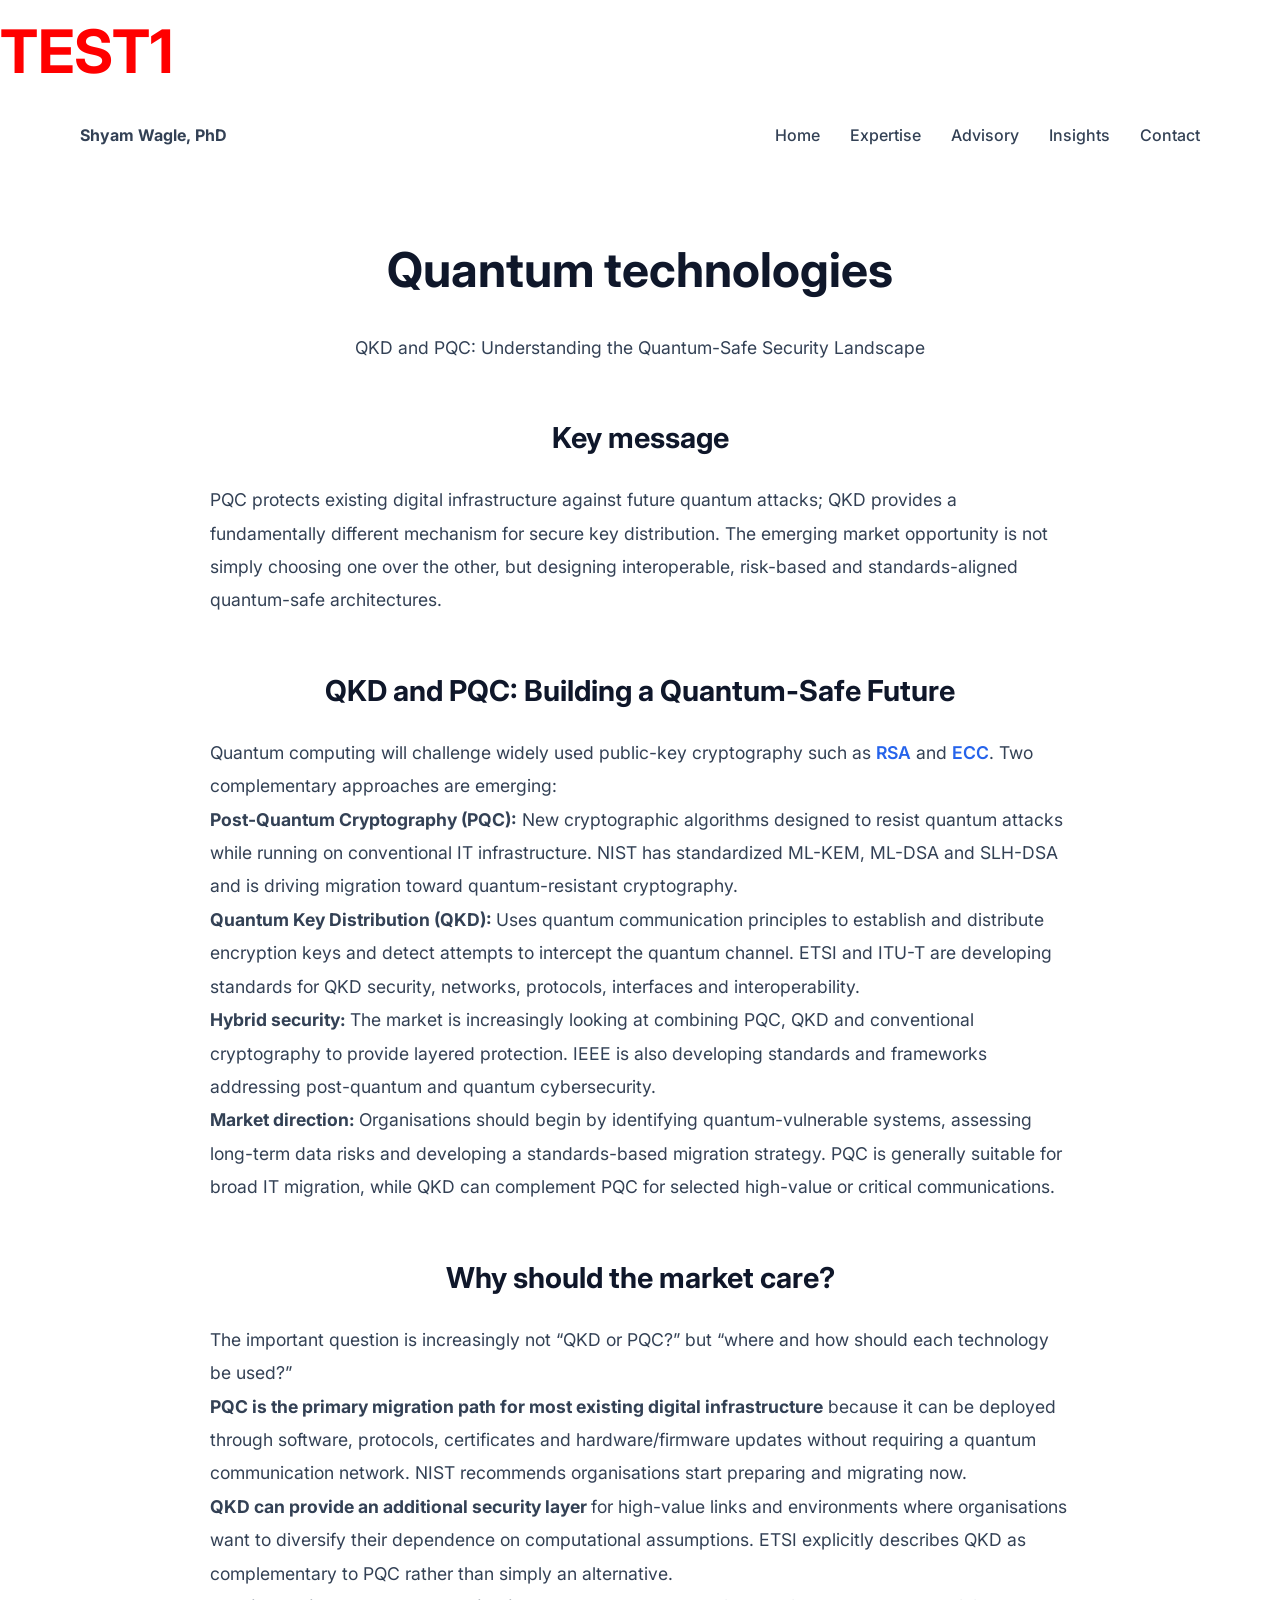
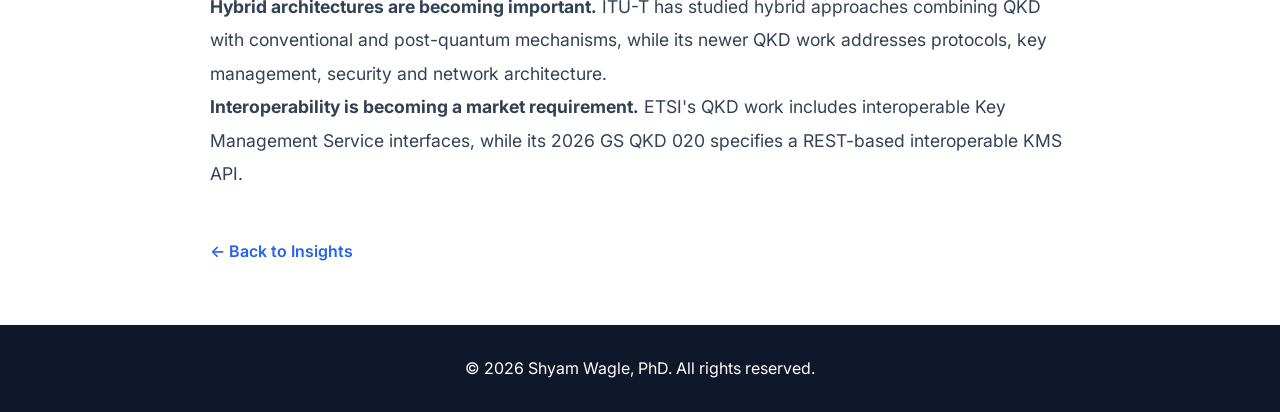
<file: insights/quantum-technologies.html>
<!DOCTYPE html>

<html lang="en">

<head>

<meta charset="UTF-8">

<meta name="viewport" content="width=device-width, initial-scale=1.0">

<title> AI Governance | Shyam Wagle, PhD </title>

<meta name="description" content="Insights on AI Governance, trustworthy artificial intelligence, standards, compliance and responsible AI adoption.">

<link rel="stylesheet" href="../css/style.css">

<link rel="preconnect" href="https://fonts.googleapis.com">

<link rel="preconnect" href="https://fonts.gstatic.com" crossorigin>

<link href="https://fonts.googleapis.com/css2?family=Inter:wght@300;400;500;600;700;800&display=swap" rel="stylesheet">

</head>

<h1 style="color:red; font-size:60px;">
TEST1
</h1>


<body>

<header>

<nav class="navbar">

<div class="logo">

<a href="../index.html"> Shyam Wagle, PhD </a>

</div>

<ul class="nav-links">

<li><a href="../index.html">Home</a></li>

<li><a href="../index.html#expertise">Expertise</a></li>

<li><a href="../index.html#services">Advisory</a></li>

<li><a href="index.html">Insights</a></li>

<li><a href="../index.html#contact">Contact</a></li>

</ul>

</nav>

</header>







<section class="section article">

<h1 class="page-title"> Quantum technologies </h1>

<p class="intro-text">

QKD and PQC: Understanding the Quantum-Safe Security Landscape

</p>




<h2> Key message </h2>

<p>

PQC protects existing digital infrastructure against future quantum attacks; QKD provides a fundamentally different mechanism for secure key distribution. The emerging market opportunity is not simply choosing one over the other, but designing interoperable, risk-based and standards-aligned quantum-safe architectures.

</p>









<h2> QKD and PQC: Building a Quantum-Safe Future </h2>

<p>

Quantum computing will challenge widely used public-key cryptography such as <a href="https://publications.csail.mit.edu/lcs/pubs/pdf/MIT-LCS-TM-082.pdf" target="_blank">RSA</a>
    and  <a href="https://nvlpubs.nist.gov/nistpubs/SpecialPublications/NIST.SP.800-186.pdf"
       target="_blank"
       rel="noopener noreferrer">ECC</a>. Two complementary approaches are emerging:<br>

<strong> Post-Quantum Cryptography (PQC):</strong> New cryptographic algorithms designed to resist quantum attacks while running on conventional IT infrastructure. NIST has standardized ML-KEM, ML-DSA and SLH-DSA and is driving migration toward quantum-resistant cryptography. <br>
<strong> Quantum Key Distribution (QKD): </strong> Uses quantum communication principles to establish and distribute encryption keys and detect attempts to intercept the quantum channel. ETSI and ITU-T are developing standards for QKD security, networks, protocols, interfaces and interoperability.<br>
<strong> Hybrid security: </strong> The market is increasingly looking at combining PQC, QKD and conventional cryptography to provide layered protection. IEEE is also developing standards and frameworks addressing post-quantum and quantum cybersecurity.<br>
<strong> Market direction: </strong> Organisations should begin by identifying quantum-vulnerable systems, assessing long-term data risks and developing a standards-based migration strategy. PQC is generally suitable for broad IT migration, while QKD can complement PQC for selected high-value or critical communications.

</p>




<h2> Why should the market care? </h2>

<p>

The important question is increasingly not “QKD or PQC?” but “where and how should each technology be used?”<br>

<strong> PQC is the primary migration path for most existing digital infrastructure</strong> because it can be deployed through software, protocols, certificates and hardware/firmware updates without requiring a quantum communication network. NIST recommends organisations start preparing and migrating now.<br>
<strong> QKD can provide an additional security layer </strong> for high-value links and environments where organisations want to diversify their dependence on computational assumptions. ETSI explicitly describes QKD as complementary to PQC rather than simply an alternative.<br>
<strong> Hybrid architectures  are becoming important.</strong> ITU-T has studied hybrid approaches combining QKD with conventional and post-quantum mechanisms, while its newer QKD work addresses protocols, key management, security and network architecture.<br>
<strong> Interoperability is becoming a market requirement.</strong> ETSI's QKD work includes interoperable Key Management Service interfaces, while its 2026 GS QKD 020 specifies a REST-based interoperable KMS API.

</p>









<br>

<a href="index.html"> ← Back to Insights </a>

</section>







<footer>

<p> © 2026 Shyam Wagle, PhD. All rights reserved. </p>

</footer>




</body>

</html>
</file>
<file: css/style.css>
/* =========================================
Shyam Wagle, PhD
Technology Advisor Website
Main Stylesheet
========================================= */

/* =========================================
Global Settings
========================================= */

:root {

    --dark-blue: #0F172A;
    --technology-blue: #2563EB;
    --green: #059669;
    --light-background: #F8FAFC;
    --text-color: #334155;
    --white: #ffffff;

}




* {

    margin:0;
    padding:0;
    box-sizing:border-box;

}




html {

scroll-behavior: smooth;

}




body {

font-family: 'Inter', sans-serif;

color: var(--text-color);

background: var(--white);

line-height: 1.7;

}




/* =========================================
Navigation
========================================= */

header {

position: sticky;

top: 0;

background: rgba(255,255,255,0.95);

backdrop-filter: blur(10px);

z-index: 1000;

}




.navbar {

max-width: 1200px;

margin: auto;

padding: 20px 40px;

display: flex;

justify-content: space-between;

align-items: center;

}




.logo a {
    font-weight: 700;
    color: var(--dark-blue);
    text-decoration: none;
}




.nav-links {

display: flex;

gap: 30px;

list-style: none;

}




.nav-links a {

text-decoration: none;

color: var(--text-color);

font-weight: 500;

transition: 0.3s;

}




.nav-links a:hover {
    color: var(--technology-blue);
}









/* =========================================
Hero Section
========================================= */

.hero {

max-width: 1200px;

margin: auto;

min-height: 85vh;

padding: 80px 40px;

display: grid;

grid-template-columns: 1fr 1fr;

gap: 50px;

align-items: center;

}




.hero h1 {

font-size: 3.2rem;

line-height: 1.2;

color: var(--dark-blue);

margin-bottom: 25px;

}




.hero p {

font-size: 1.2rem;

margin-bottom: 35px;

}




.hero-buttons {

display: flex;

gap: 20px;

margin-bottom: 35px;

}




.btn {

padding: 14px 30px;

border-radius: 8px;

text-decoration: none;

font-weight: 600;

transition: 0.3s;

}




.primary {

background: var(--technology-blue);

color: white;

}




.primary:hover {
    transform: translateY(-3px);
}




.secondary {

border: 2px solid var(--technology-blue);

color: var(--technology-blue);

}




.secondary:hover {
    background: var(--technology-blue);
    color:white;
}




.technology-tags {

display: flex;

flex-wrap: wrap;

gap: 10px;

}




.technology-tags span {

background: var(--light-background);

padding: 8px 15px;

border-radius: 20px;

font-size: 0.9rem;

}







.hero-image img {

width: 100%;

max-width: 500px;

}










/* =========================================
Sections
========================================= */

.section {

max-width: 1200px;

margin: auto;

padding: 90px 40px;

}




.section:nth-child(even) {

background: var(--light-background);

}




.section h2 {

text-align: center;

color: var(--dark-blue);

font-size: 2.4rem;

margin-bottom: 40px;

}




.section p {

max-width: 900px;

margin: 15px auto;

font-size: 1.05rem;

}










/* =========================================
Cards
========================================= */

.cards {

display: grid;

grid-template-columns: repeat(4,1fr);

gap: 25px;

}




.card {

background: white;

padding: 30px;

border-radius: 15px;

box-shadow: 0 10px 30px rgba(0,0,0,0.08);

transition: 0.3s;

}




.card:hover {
    transform: translateY(-8px);
}




.card h3 {

color: var(--dark-blue);

margin-bottom: 15px;

}




.card p {

font-size: 0.95rem;

}










/* =========================================
Contact
========================================= */

.contact {

text-align: center;

}




.contact h2 {

max-width: 700px;

margin-left: auto;

margin-right: auto;

}










/* =========================================
Footer
========================================= */

footer {

background: var(--dark-blue);

color:white;

text-align:center;

padding:30px;

}










/* =========================================
Responsive Design
========================================= */

@media(max-width:1000px){

.hero {

grid-template-columns:1fr;

text-align:center;

}

.hero-buttons {

justify-content:center;

}

.technology-tags {

justify-content:center;

}




.hero-image {

text-align:center;

}




.cards {

grid-template-columns:repeat(2,1fr);

}

}







@media(max-width:600px){




.navbar {

padding:20px;

}




.nav-links {

display:none;

}




.hero {

padding:50px 20px;

}




.hero h1 {

font-size:2.2rem;

}




.section {

padding:60px 20px;

}




.cards {

grid-template-columns:1fr;

}

}
/* =========================================
Scroll Animation
========================================= */

.card {

    opacity:0;
    transform:translateY(30px);
    transition:all .8s ease;

}

.section {

    opacity:1;
    transform:none;

}

.visible {

    opacity:1;
    transform:translateY(0);

}




.visible {

opacity:1;

transform:translateY(0);

}
/* =========================================
Insights Page
========================================= */

.logo a {

text-decoration:none;
color:inherit;

}




.page-title {

text-align:center;

font-size:3rem;

color:var(--dark-blue);

margin-bottom:20px;

}




.intro-text {

text-align:center;

max-width:800px;

margin:0 auto 50px;

font-size:1.2rem;

}




.card a {

display:inline-block;

margin-top:15px;

color:var(--technology-blue);

text-decoration:none;

font-weight:600;

}




.card a:hover {
    text-decoration:underline;
}
/* =========================================
Article Pages
========================================= */

.article {
    max-width: 900px;
    margin: 60px auto;
    padding: 0 20px;
}

.article h1 {
    font-size: 3rem;
    color: var(--dark-blue);
    margin-bottom: 20px;
}

.article h2 {
    font-size: 1.8rem;
    color: var(--dark-blue);
    margin-top: 50px;
    margin-bottom: 20px;
}

.article p {
    font-size: 1.1rem;
    line-height: 1.9;
    margin-bottom: 20px;
}

.article ul {
    margin: 20px 0 30px 25px;
}

.article li {
    margin-bottom: 12px;
}

.article a {
    color: var(--technology-blue);
    text-decoration: none;
    font-weight: 600;
}

.article a:hover {
    text-decoration: underline;
}
</file>
